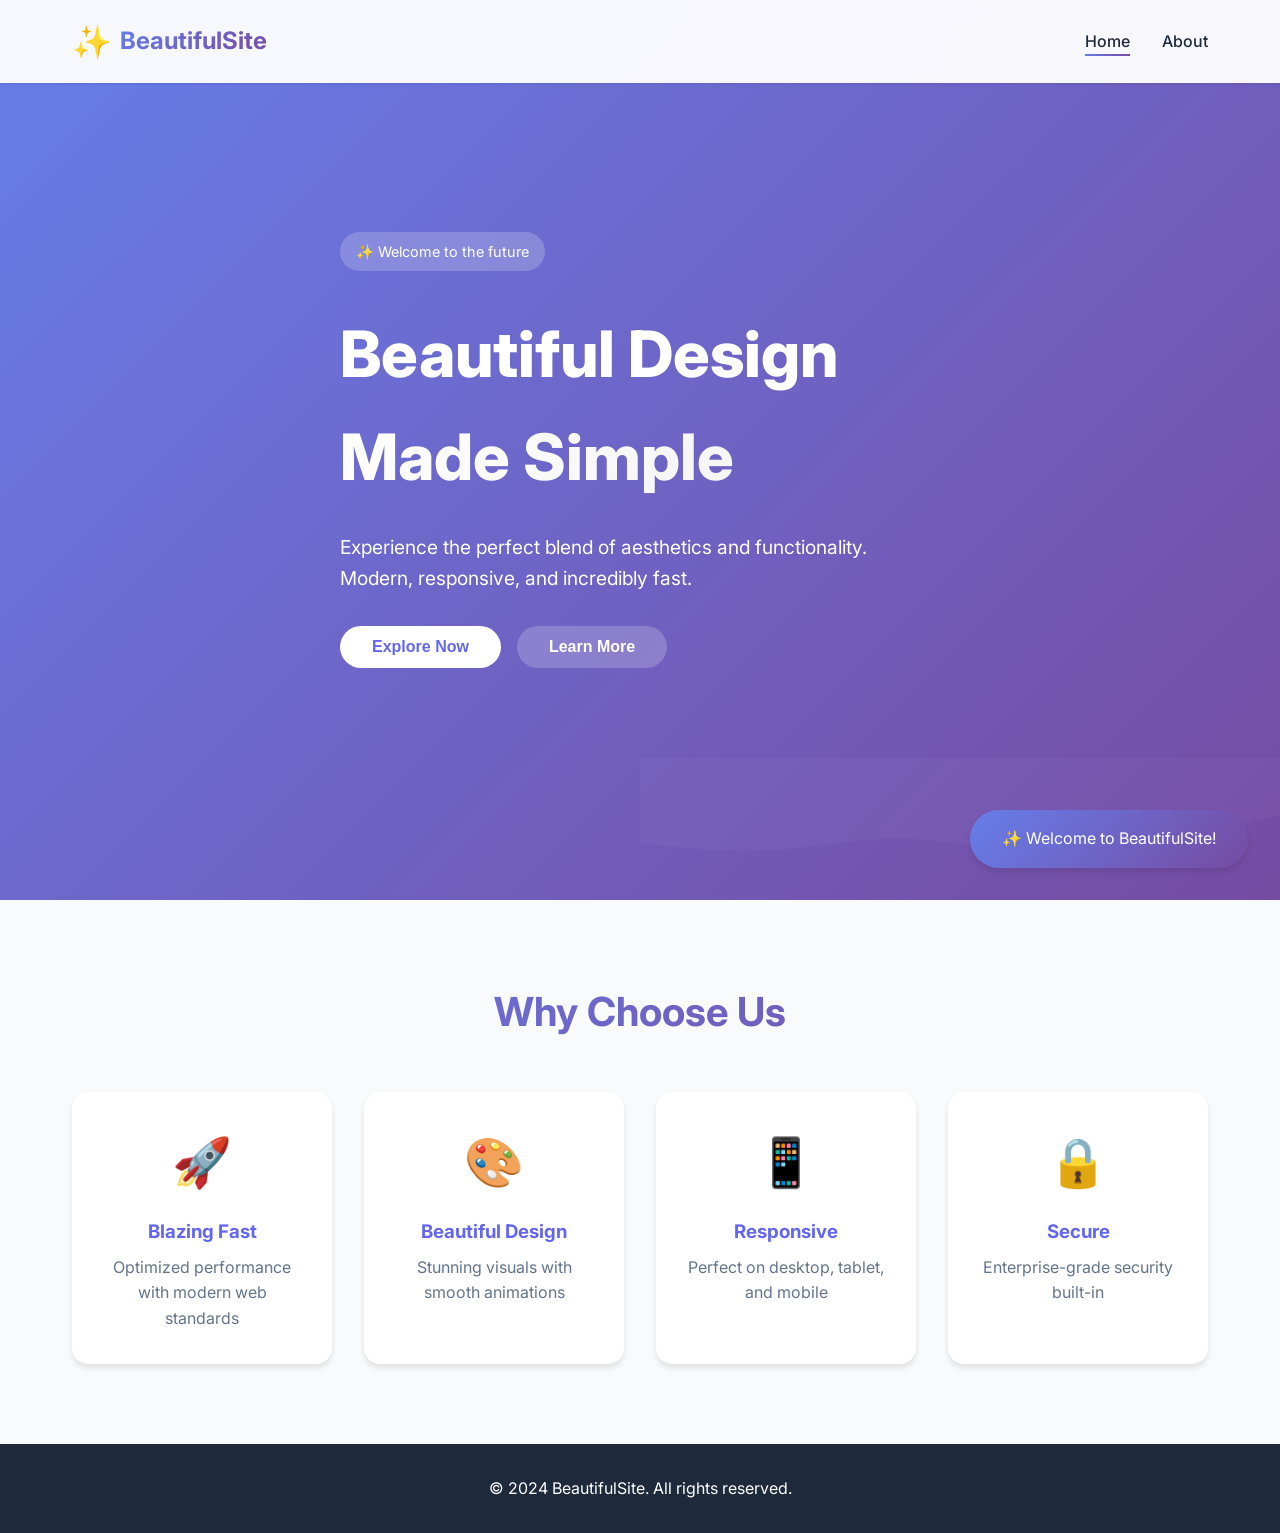
<file: templates/index.html>
<!DOCTYPE html>
<html lang="en">
<head>
    <meta charset="UTF-8">
    <meta name="viewport" content="width=device-width, initial-scale=1.0">
    <title>Beautiful Site | Home</title>
    <link rel="stylesheet" href="/static/css/style.css">
    <link href="https://fonts.googleapis.com/css2?family=Inter:wght@300;400;500;600;700&display=swap" rel="stylesheet">
</head>
<body>
    <nav class="navbar">
        <div class="nav-container">
            <div class="logo">
                <span class="logo-icon">✨</span>
                <span class="logo-text">BeautifulSite</span>
            </div>
            <ul class="nav-menu">
                <li><a href="/" class="nav-link active">Home</a></li>
                <li><a href="/about" class="nav-link">About</a></li>
            </ul>
        </div>
    </nav>

    <main>
        <section class="hero">
            <div class="hero-content">
                <div class="hero-badge">✨ Welcome to the future</div>
                <h1 class="hero-title">
                    Beautiful Design
                    <span class="gradient-text">Made Simple</span>
                </h1>
                <p class="hero-description">
                    Experience the perfect blend of aesthetics and functionality. 
                    Modern, responsive, and incredibly fast.
                </p>
                <div class="hero-buttons">
                    <button class="btn btn-primary" id="exploreBtn">Explore Now</button>
                    <button class="btn btn-secondary">Learn More</button>
                </div>
            </div>
            <div class="hero-shape"></div>
        </section>

        <section class="features">
            <div class="container">
                <h2 class="section-title">Why Choose Us</h2>
                <div class="features-grid">
                    <div class="feature-card">
                        <div class="feature-icon">🚀</div>
                        <h3>Blazing Fast</h3>
                        <p>Optimized performance with modern web standards</p>
                    </div>
                    <div class="feature-card">
                        <div class="feature-icon">🎨</div>
                        <h3>Beautiful Design</h3>
                        <p>Stunning visuals with smooth animations</p>
                    </div>
                    <div class="feature-card">
                        <div class="feature-icon">📱</div>
                        <h3>Responsive</h3>
                        <p>Perfect on desktop, tablet, and mobile</p>
                    </div>
                    <div class="feature-card">
                        <div class="feature-icon">🔒</div>
                        <h3>Secure</h3>
                        <p>Enterprise-grade security built-in</p>
                    </div>
                </div>
            </div>
        </section>
    </main>

    <footer class="footer">
        <div class="container">
            <p>&copy; 2024 BeautifulSite. All rights reserved.</p>
        </div>
    </footer>

    <div class="toast" id="toast">✨ Welcome to BeautifulSite!</div>
    <script src="/static/js/script.js"></script>
</body>
</html>
</file>
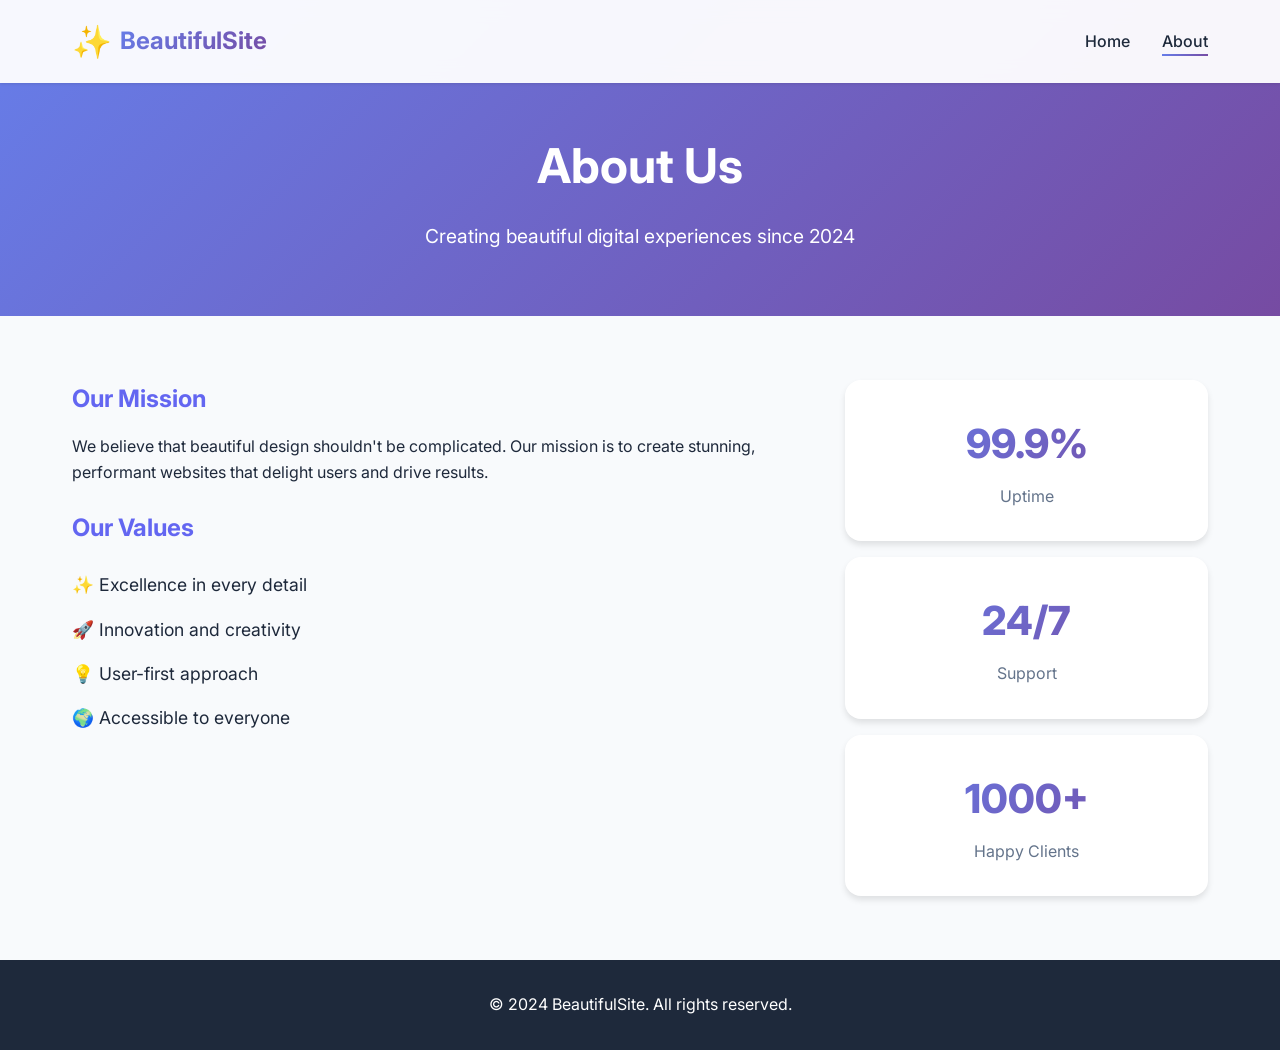
<file: templates/about.html>
<!DOCTYPE html>
<html lang="en">
<head>
    <meta charset="UTF-8">
    <meta name="viewport" content="width=device-width, initial-scale=1.0">
    <title>Beautiful Site | About</title>
    <link rel="stylesheet" href="/static/css/style.css">
    <link href="https://fonts.googleapis.com/css2?family=Inter:wght@300;400;500;600;700&display=swap" rel="stylesheet">
</head>
<body>
    <nav class="navbar">
        <div class="nav-container">
            <div class="logo">
                <span class="logo-icon">✨</span>
                <span class="logo-text">BeautifulSite</span>
            </div>
            <ul class="nav-menu">
                <li><a href="/" class="nav-link">Home</a></li>
                <li><a href="/about" class="nav-link active">About</a></li>
            </ul>
        </div>
    </nav>

    <main>
        <section class="about-hero">
            <div class="container">
                <h1 class="about-title">About Us</h1>
                <p class="about-subtitle">Creating beautiful digital experiences since 2024</p>
            </div>
        </section>

        <section class="about-content">
            <div class="container">
                <div class="about-grid">
                    <div class="about-text">
                        <h2>Our Mission</h2>
                        <p>We believe that beautiful design shouldn't be complicated. Our mission is to create stunning, performant websites that delight users and drive results.</p>
                        
                        <h2>Our Values</h2>
                        <ul class="values-list">
                            <li>✨ Excellence in every detail</li>
                            <li>🚀 Innovation and creativity</li>
                            <li>💡 User-first approach</li>
                            <li>🌍 Accessible to everyone</li>
                        </ul>
                    </div>
                    <div class="about-stats">
                        <div class="stat-card">
                            <div class="stat-number">99.9%</div>
                            <div class="stat-label">Uptime</div>
                        </div>
                        <div class="stat-card">
                            <div class="stat-number">24/7</div>
                            <div class="stat-label">Support</div>
                        </div>
                        <div class="stat-card">
                            <div class="stat-number">1000+</div>
                            <div class="stat-label">Happy Clients</div>
                        </div>
                    </div>
                </div>
            </div>
        </section>
    </main>

    <footer class="footer">
        <div class="container">
            <p>&copy; 2024 BeautifulSite. All rights reserved.</p>
        </div>
    </footer>

    <script src="/static/js/script.js"></script>
</body>
</html>
</file>
<file: static/css/style.css>
:root {
    --primary: #6366f1;
    --primary-dark: #4f46e5;
    --secondary: #ec4899;
    --dark: #1e293b;
    --light: #f8fafc;
    --gray: #64748b;
    --gradient: linear-gradient(135deg, #667eea 0%, #764ba2 100%);
    --gradient-secondary: linear-gradient(135deg, #f093fb 0%, #f5576c 100%);
}

* {
    margin: 0;
    padding: 0;
    box-sizing: border-box;
}

body {
    font-family: 'Inter', sans-serif;
    background: var(--light);
    color: var(--dark);
    line-height: 1.6;
    overflow-x: hidden;
}

/* Navbar */
.navbar {
    background: rgba(255, 255, 255, 0.95);
    backdrop-filter: blur(10px);
    box-shadow: 0 1px 3px rgba(0, 0, 0, 0.1);
    position: fixed;
    width: 100%;
    top: 0;
    z-index: 1000;
    animation: slideDown 0.5s ease;
}

@keyframes slideDown {
    from {
        transform: translateY(-100%);
        opacity: 0;
    }
    to {
        transform: translateY(0);
        opacity: 1;
    }
}

.nav-container {
    max-width: 1200px;
    margin: 0 auto;
    padding: 1rem 2rem;
    display: flex;
    justify-content: space-between;
    align-items: center;
}

.logo {
    display: flex;
    align-items: center;
    gap: 0.5rem;
    font-size: 1.5rem;
    font-weight: 700;
}

.logo-icon {
    font-size: 2rem;
    animation: float 3s ease-in-out infinite;
}

@keyframes float {
    0%, 100% { transform: translateY(0); }
    50% { transform: translateY(-5px); }
}

.logo-text {
    background: var(--gradient);
    -webkit-background-clip: text;
    background-clip: text;
    color: transparent;
}

.nav-menu {
    display: flex;
    gap: 2rem;
    list-style: none;
}

.nav-link {
    text-decoration: none;
    color: var(--dark);
    font-weight: 500;
    transition: all 0.3s ease;
    position: relative;
}

.nav-link::after {
    content: '';
    position: absolute;
    bottom: -5px;
    left: 0;
    width: 0;
    height: 2px;
    background: var(--gradient);
    transition: width 0.3s ease;
}

.nav-link:hover::after,
.nav-link.active::after {
    width: 100%;
}

.nav-link:hover {
    color: var(--primary);
}

/* Hero Section */
.hero {
    min-height: 100vh;
    display: flex;
    align-items: center;
    position: relative;
    overflow: hidden;
    background: linear-gradient(135deg, #667eea 0%, #764ba2 100%);
    margin-top: 0;
}

.hero-content {
    max-width: 1200px;
    margin: 0 auto;
    padding: 0 2rem;
    position: relative;
    z-index: 2;
    color: white;
}

.hero-badge {
    display: inline-block;
    background: rgba(255, 255, 255, 0.2);
    padding: 0.5rem 1rem;
    border-radius: 50px;
    font-size: 0.9rem;
    margin-bottom: 2rem;
    backdrop-filter: blur(10px);
    animation: fadeInUp 0.8s ease;
}

.hero-title {
    font-size: 4rem;
    font-weight: 800;
    margin-bottom: 1.5rem;
    animation: fadeInUp 0.8s ease 0.1s both;
}

.gradient-text {
    background: linear-gradient(135deg, #fff 0%, #f0f0f0 100%);
    -webkit-background-clip: text;
    background-clip: text;
    color: transparent;
    display: block;
}

.hero-description {
    font-size: 1.2rem;
    margin-bottom: 2rem;
    max-width: 600px;
    opacity: 0.9;
    animation: fadeInUp 0.8s ease 0.2s both;
}

.hero-buttons {
    display: flex;
    gap: 1rem;
    animation: fadeInUp 0.8s ease 0.3s both;
}

.btn {
    padding: 0.75rem 2rem;
    border: none;
    border-radius: 50px;
    font-size: 1rem;
    font-weight: 600;
    cursor: pointer;
    transition: all 0.3s ease;
}

.btn-primary {
    background: white;
    color: var(--primary);
}

.btn-primary:hover {
    transform: translateY(-2px);
    box-shadow: 0 10px 20px rgba(0, 0, 0, 0.2);
}

.btn-secondary {
    background: rgba(255, 255, 255, 0.2);
    color: white;
    backdrop-filter: blur(10px);
}

.btn-secondary:hover {
    background: rgba(255, 255, 255, 0.3);
    transform: translateY(-2px);
}

.hero-shape {
    position: absolute;
    top: 0;
    right: 0;
    width: 50%;
    height: 100%;
    background: url('data:image/svg+xml,<svg xmlns="http://www.w3.org/2000/svg" viewBox="0 0 1440 320"><path fill="rgba(255,255,255,0.1)" fill-opacity="1" d="M0,192L48,197.3C96,203,192,213,288,208C384,203,480,181,576,181.3C672,181,768,203,864,208C960,213,1056,203,1152,186.7C1248,171,1344,149,1392,138.7L1440,128L1440,0L1392,0C1344,0,1248,0,1152,0C1056,0,960,0,864,0C768,0,672,0,576,0C480,0,384,0,288,0C192,0,96,0,48,0L0,0Z"></path></svg>');
    background-repeat: no-repeat;
    background-position: bottom;
    opacity: 0.3;
}

/* Features Section */
.features {
    padding: 5rem 0;
    background: var(--light);
}

.container {
    max-width: 1200px;
    margin: 0 auto;
    padding: 0 2rem;
}

.section-title {
    text-align: center;
    font-size: 2.5rem;
    margin-bottom: 3rem;
    background: var(--gradient);
    -webkit-background-clip: text;
    background-clip: text;
    color: transparent;
}

.features-grid {
    display: grid;
    grid-template-columns: repeat(auto-fit, minmax(250px, 1fr));
    gap: 2rem;
}

.feature-card {
    background: white;
    padding: 2rem;
    border-radius: 1rem;
    text-align: center;
    transition: all 0.3s ease;
    box-shadow: 0 4px 6px rgba(0, 0, 0, 0.1);
}

.feature-card:hover {
    transform: translateY(-10px);
    box-shadow: 0 20px 30px rgba(0, 0, 0, 0.15);
}

.feature-icon {
    font-size: 3rem;
    margin-bottom: 1rem;
}

.feature-card h3 {
    margin-bottom: 0.5rem;
    color: var(--primary);
}

.feature-card p {
    color: var(--gray);
}

/* About Page Styles */
.about-hero {
    background: var(--gradient);
    padding: 8rem 0 4rem;
    text-align: center;
    color: white;
}

.about-title {
    font-size: 3rem;
    margin-bottom: 1rem;
    animation: fadeInUp 0.8s ease;
}

.about-subtitle {
    font-size: 1.2rem;
    opacity: 0.9;
    animation: fadeInUp 0.8s ease 0.2s both;
}

.about-content {
    padding: 4rem 0;
}

.about-grid {
    display: grid;
    grid-template-columns: 2fr 1fr;
    gap: 3rem;
}

.about-text h2 {
    color: var(--primary);
    margin-top: 1.5rem;
    margin-bottom: 1rem;
}

.about-text h2:first-child {
    margin-top: 0;
}

.values-list {
    list-style: none;
    margin-top: 1rem;
}

.values-list li {
    padding: 0.5rem 0;
    font-size: 1.1rem;
}

.about-stats {
    display: grid;
    gap: 1rem;
}

.stat-card {
    background: white;
    padding: 2rem;
    border-radius: 1rem;
    text-align: center;
    box-shadow: 0 4px 6px rgba(0, 0, 0, 0.1);
    transition: transform 0.3s ease;
}

.stat-card:hover {
    transform: scale(1.05);
}

.stat-number {
    font-size: 2.5rem;
    font-weight: 800;
    background: var(--gradient);
    -webkit-background-clip: text;
    background-clip: text;
    color: transparent;
}

.stat-label {
    margin-top: 0.5rem;
    color: var(--gray);
}

/* Footer */
.footer {
    background: var(--dark);
    color: white;
    text-align: center;
    padding: 2rem 0;
}

/* Animations */
@keyframes fadeInUp {
    from {
        opacity: 0;
        transform: translateY(30px);
    }
    to {
        opacity: 1;
        transform: translateY(0);
    }
}

/* Toast Notification */
.toast {
    position: fixed;
    bottom: 2rem;
    right: 2rem;
    background: var(--gradient);
    color: white;
    padding: 1rem 2rem;
    border-radius: 50px;
    transform: translateX(200%);
    transition: transform 0.3s ease;
    z-index: 1000;
    box-shadow: 0 4px 6px rgba(0, 0, 0, 0.1);
}

.toast.show {
    transform: translateX(0);
}

/* Responsive */
@media (max-width: 768px) {
    .hero-title {
        font-size: 2rem;
    }
    
    .about-grid {
        grid-template-columns: 1fr;
    }
    
    .nav-menu {
        gap: 1rem;
    }
    
    .hero-buttons {
        flex-direction: column;
    }
    
    .features-grid {
        grid-template-columns: 1fr;
    }
}
</file>
